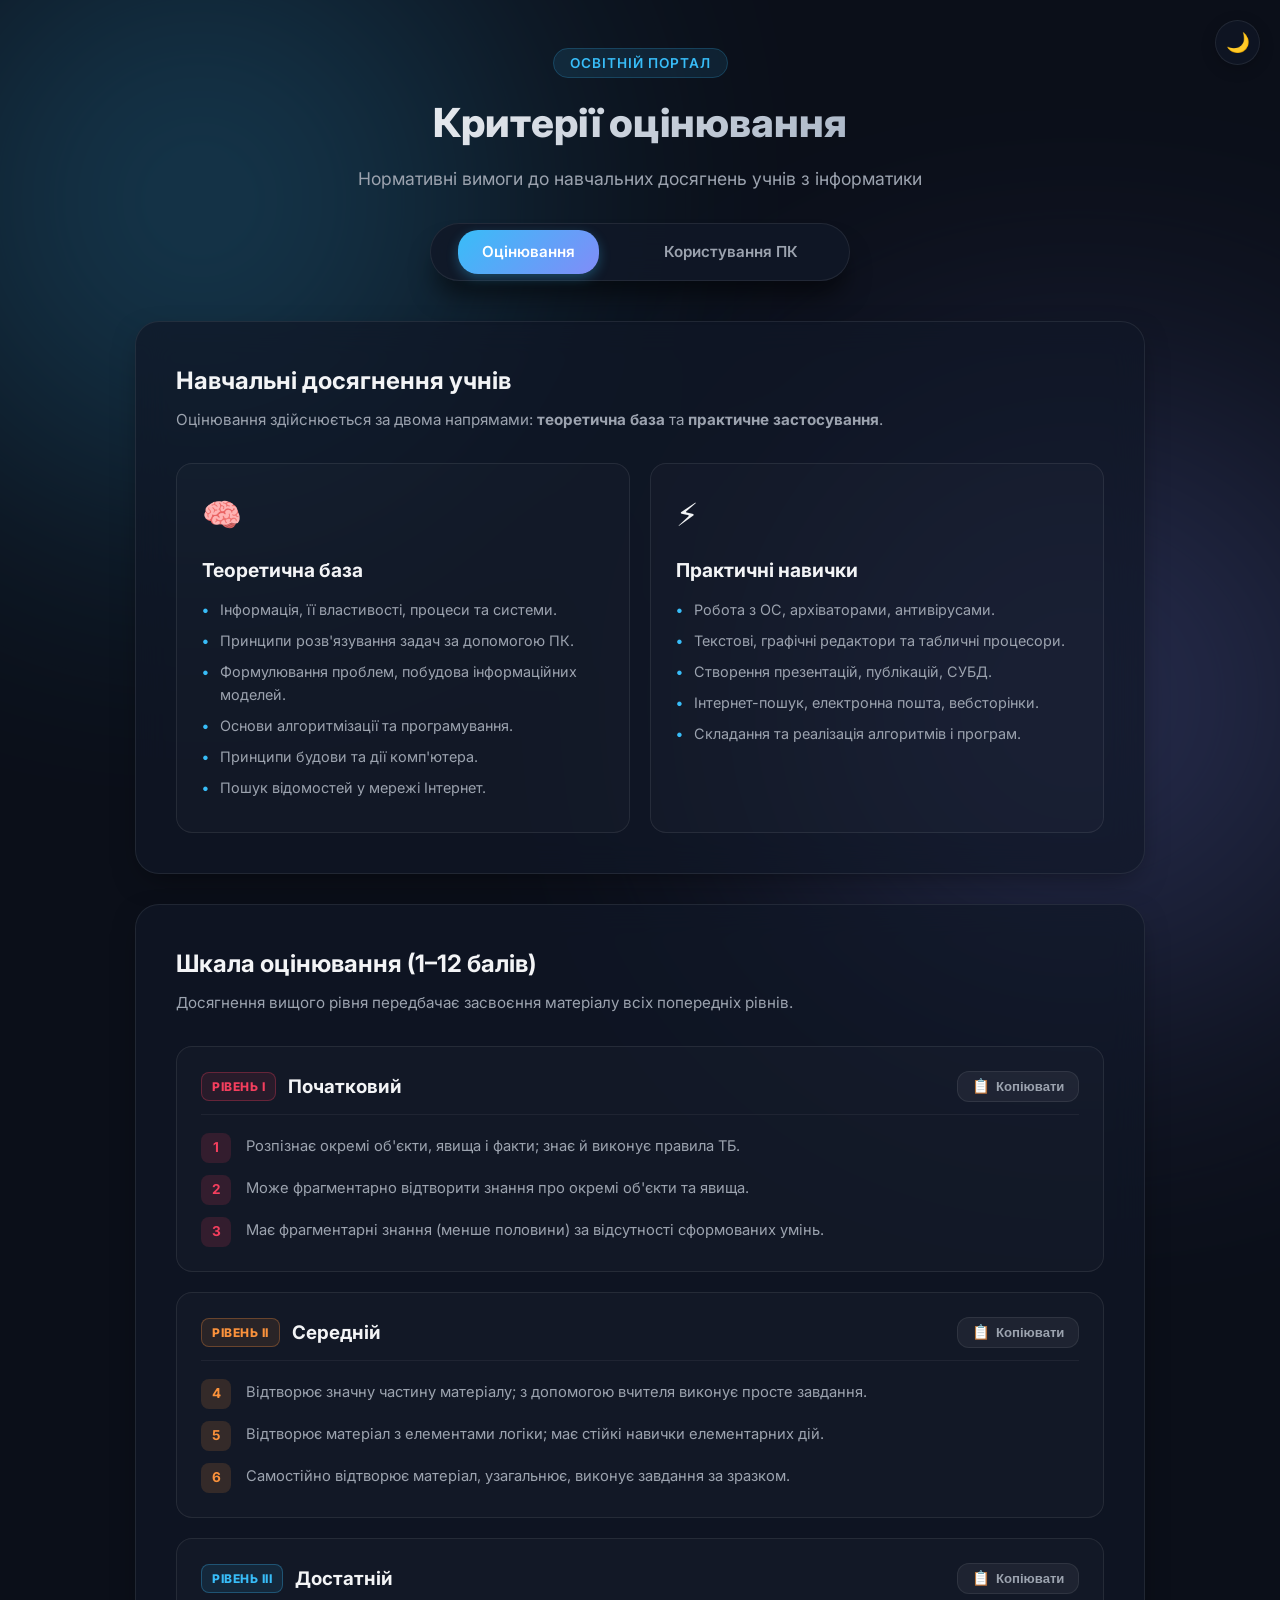
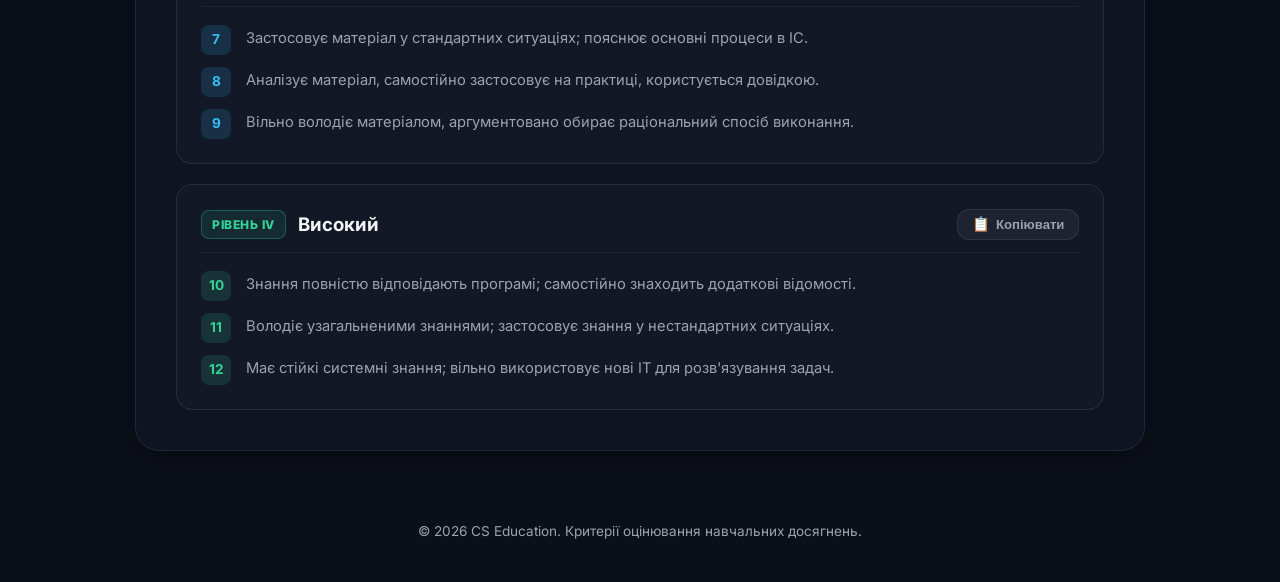
<file: index.html>
<!DOCTYPE html>
<html lang="uk">
<head>
    <meta charset="UTF-8">
    <meta name="viewport" content="width=device-width, initial-scale=1.0">
    <title>Критерії оцінювання — Інформатика</title>
    <link rel="stylesheet" href="style.css">
    <link rel="preconnect" href="https://fonts.googleapis.com">
    <link rel="preconnect" href="https://fonts.gstatic.com" crossorigin>
    <link href="https://fonts.googleapis.com/css2?family=Inter:wght@300;400;600;700;800&display=swap" rel="stylesheet">
</head>
<body>
    <!-- Кнопка перемикання теми у правому верхньому кутку -->
<button id="theme-toggle" class="theme-toggle-btn" title="Змінити тему">
    <span id="theme-icon">🌙</span>
</button>

    <div class="bg-glow bg-glow-1"></div>
    <div class="bg-glow bg-glow-2"></div>

    <header class="hero">
        <span class="tag">Освітній портал</span>
        <h1>Критерії оцінювання</h1>
        <p>Нормативні вимоги до навчальних досягнень учнів з інформатики</p>
    </header>

    <nav class="glass-nav">
        <ul>
            <li><a href="index.html" class="active nav-btn">Оцінювання</a></li>
            <li><a href="computer-rules.html" class="nav-btn">Користування ПК</a></li>
        </ul>
    </nav>

    <main class="container">

        <!-- Об'єкти оцінювання -->
        <section id="achievements" class="glass-card">
            <h2 class="section-title">Навчальні досягнення учнів</h2>
            <p class="section-subtitle">Оцінювання здійснюється за двома напрямами: <strong>теоретична база</strong> та <strong>практичне застосування</strong>.</p>
            
            <div class="cards-grid">
                <div class="info-card js-hover-card">
                    <div class="card-icon">🧠</div>
                    <h3>Теоретична база</h3>
                    <ul>
                        <li>Інформація, її властивості, процеси та системи.</li>
                        <li>Принципи розв'язування задач за допомогою ПК.</li>
                        <li>Формулювання проблем, побудова інформаційних моделей.</li>
                        <li>Основи алгоритмізації та програмування.</li>
                        <li>Принципи будови та дії комп'ютера.</li>
                        <li>Пошук відомостей у мережі Інтернет.</li>
                    </ul>
                </div>

                <div class="info-card js-hover-card">
                    <div class="card-icon">⚡</div>
                    <h3>Практичні навички</h3>
                    <ul>
                        <li>Робота з ОС, архіваторами, антивірусами.</li>
                        <li>Текстові, графічні редактори та табличні процесори.</li>
                        <li>Створення презентацій, публікацій, СУБД.</li>
                        <li>Інтернет-пошук, електронна пошта, вебсторінки.</li>
                        <li>Складання та реалізація алгоритмів і програм.</li>
                    </ul>
                </div>
            </div>
        </section>

        <!-- Зручна інтерактивна шкала оцінювання -->
        <!-- Інтерактивна шкала оцінювання з кнопкою копіювання -->
        <section id="criteria-grid" class="glass-card">
            <h2 class="section-title">Шкала оцінювання (1–12 балів)</h2>
            <p class="section-subtitle">Досягнення вищого рівня передбачає засвоєння матеріалу всіх попередніх рівнів.</p>
            
            <div class="levels-container">
                
                <!-- І. Початковий рівень -->
                <div class="level-card level-1-card js-hover-card">
                    <div class="level-header">
                        <div class="level-title-group">
                            <span class="level-badge border-1">Рівень I</span>
                            <h3>Початковий</h3>
                        </div>
                        <button class="copy-btn nav-btn" title="Копіювати рівень">
                            <span class="copy-icon">📋</span>
                            <span class="copy-text">Копіювати</span>
                        </button>
                    </div>
                    <div class="score-list">
                        <div class="score-item">
                            <span class="badge badge-1">1</span>
                            <p>Розпізнає окремі об'єкти, явища і факти; знає й виконує правила ТБ.</p>
                        </div>
                        <div class="score-item">
                            <span class="badge badge-1">2</span>
                            <p>Може фрагментарно відтворити знання про окремі об'єкти та явища.</p>
                        </div>
                        <div class="score-item">
                            <span class="badge badge-1">3</span>
                            <p>Має фрагментарні знання (менше половини) за відсутності сформованих умінь.</p>
                        </div>
                    </div>
                </div>

                <!-- ІІ. Середній рівень -->
                <div class="level-card level-2-card js-hover-card">
                    <div class="level-header">
                        <div class="level-title-group">
                            <span class="level-badge border-2">Рівень II</span>
                            <h3>Середній</h3>
                        </div>
                        <button class="copy-btn nav-btn" title="Копіювати рівень">
                            <span class="copy-icon">📋</span>
                            <span class="copy-text">Копіювати</span>
                        </button>
                    </div>
                    <div class="score-list">
                        <div class="score-item">
                            <span class="badge badge-2">4</span>
                            <p>Відтворює значну частину матеріалу; з допомогою вчителя виконує просте завдання.</p>
                        </div>
                        <div class="score-item">
                            <span class="badge badge-2">5</span>
                            <p>Відтворює матеріал з елементами логіки; має стійкі навички елементарних дій.</p>
                        </div>
                        <div class="score-item">
                            <span class="badge badge-2">6</span>
                            <p>Самостійно відтворює матеріал, узагальнює, виконує завдання за зразком.</p>
                        </div>
                    </div>
                </div>

                <!-- ІІІ. Достатній рівень -->
                <div class="level-card level-3-card js-hover-card">
                    <div class="level-header">
                        <div class="level-title-group">
                            <span class="level-badge border-3">Рівень III</span>
                            <h3>Достатній</h3>
                        </div>
                        <button class="copy-btn nav-btn" title="Копіювати рівень">
                            <span class="copy-icon">📋</span>
                            <span class="copy-text">Копіювати</span>
                        </button>
                    </div>
                    <div class="score-list">
                        <div class="score-item">
                            <span class="badge badge-3">7</span>
                            <p>Застосовує матеріал у стандартних ситуаціях; пояснює основні процеси в ІС.</p>
                        </div>
                        <div class="score-item">
                            <span class="badge badge-3">8</span>
                            <p>Аналізує матеріал, самостійно застосовує на практиці, користується довідкою.</p>
                        </div>
                        <div class="score-item">
                            <span class="badge badge-3">9</span>
                            <p>Вільно володіє матеріалом, аргументовано обирає раціональний спосіб виконання.</p>
                        </div>
                    </div>
                </div>

                <!-- IV. Високий рівень -->
                <div class="level-card level-4-card js-hover-card">
                    <div class="level-header">
                        <div class="level-title-group">
                            <span class="level-badge border-4">Рівень IV</span>
                            <h3>Високий</h3>
                        </div>
                        <button class="copy-btn nav-btn" title="Копіювати рівень">
                            <span class="copy-icon">📋</span>
                            <span class="copy-text">Копіювати</span>
                        </button>
                    </div>
                    <div class="score-list">
                        <div class="score-item">
                            <span class="badge badge-4">10</span>
                            <p>Знання повністю відповідають програмі; самостійно знаходить додаткові відомості.</p>
                        </div>
                        <div class="score-item">
                            <span class="badge badge-4">11</span>
                            <p>Володіє узагальненими знаннями; застосовує знання у нестандартних ситуаціях.</p>
                        </div>
                        <div class="score-item">
                            <span class="badge badge-4">12</span>
                            <p>Має стійкі системні знання; вільно використовує нові ІТ для розв'язування задач.</p>
                        </div>
                    </div>
                </div>

            </div>
        </section>

    </main>

    <footer>
        <p>&copy; 2026 CS Education. Критерії оцінювання навчальних досягнень.</p>
    </footer>

    <!-- JavaScript для інтерактивності -->
<script>
    document.addEventListener('DOMContentLoaded', () => {
        const themeBtn = document.getElementById('theme-toggle');
        const themeIcon = document.getElementById('theme-icon');

        if (themeBtn && themeIcon) {
            const savedTheme = localStorage.getItem('theme');
            if (savedTheme === 'light') {
                document.body.classList.add('light-theme');
                themeIcon.innerText = '☀️';
            }

            const applyThemeToggle = () => {
                document.body.classList.toggle('light-theme');
                const isLight = document.body.classList.contains('light-theme');
                themeIcon.innerText = isLight ? '☀️' : '🌙';
                localStorage.setItem('theme', isLight ? 'light' : 'dark');
            };

            themeBtn.addEventListener('click', (e) => {
                // Прибираємо фокус з кнопки, щоб уникнути миготіння карток і кнопок
                themeBtn.blur();

                const rect = themeBtn.getBoundingClientRect();
                const x = rect.left + rect.width / 2;
                const y = rect.top + rect.height / 2;

                // Розраховуємо радіус, щоб коло повністю накрило екран
                const endRadius = Math.hypot(
                    Math.max(x, window.innerWidth - x),
                    Math.max(y, window.innerHeight - y)
                );

                if (document.startViewTransition) {
                    const transition = document.startViewTransition(() => {
                        applyThemeToggle();
                    });

                    transition.ready.then(() => {
                        document.documentElement.animate(
                            {
                                clipPath: [
                                    `circle(0px at ${x}px ${y}px)`,
                                    `circle(${endRadius}px at ${x}px ${y}px)`
                                ]
                            },
                            {
                                duration: 1500, // Тривалість анімації (1.5 секунди)
                                easing: 'cubic-bezier(0.4, 0, 0.2, 1)', // М'який та плавний рух
                                pseudoElement: '::view-transition-new(root)'
                            }
                        );
                    });
                } else {
                    applyThemeToggle();
                }
            });
        }

        // Логіка копіювання вмісту рівнів
        const copyButtons = document.querySelectorAll('.copy-btn');
        copyButtons.forEach(btn => {
            btn.addEventListener('click', (e) => {
                e.stopPropagation();
                btn.blur();
                
                const card = btn.closest('.level-card');
                if (!card) return;

                const levelName = card.querySelector('h3')?.innerText || '';
                const levelBadge = card.querySelector('.level-badge')?.innerText || '';
                const items = card.querySelectorAll('.score-item');
                
                let textToCopy = `${levelBadge}: ${levelName}\n`;
                items.forEach(item => {
                    const score = item.querySelector('.badge')?.innerText || '';
                    const text = item.querySelector('p')?.innerText || '';
                    textToCopy += `${score} бал(ів) — ${text}\n`;
                });

                navigator.clipboard.writeText(textToCopy.trim()).then(() => {
                    const iconSpan = btn.querySelector('.copy-icon');
                    const textSpan = btn.querySelector('.copy-text');
                    
                    if (iconSpan) iconSpan.innerText = '✅';
                    if (textSpan) textSpan.innerText = 'Скопійовано!';
                    btn.classList.add('copied');

                    setTimeout(() => {
                        if (iconSpan) iconSpan.innerText = '📋';
                        if (textSpan) textSpan.innerText = 'Копіювати';
                        btn.classList.remove('copied');
                    }, 2000);
                });
            });
        });

        // Анімація для навігаційних кнопок
        const navButtons = document.querySelectorAll('.nav-btn');
        navButtons.forEach(btn => {
            btn.addEventListener('mouseenter', () => {
                btn.style.transform = 'scale(1.12)';
                btn.style.transition = 'transform 0.25s cubic-bezier(0.34, 1.56, 0.64, 1)';
            });
            btn.addEventListener('mouseleave', () => {
                btn.style.transform = 'scale(1)';
            });
        });

        // Анімація для блоків карток
        const hoverCards = document.querySelectorAll('.js-hover-card');
        hoverCards.forEach(card => {
            card.addEventListener('mouseenter', () => {
                card.style.transform = 'translateY(-5px) scale(1.02)';
                card.style.transition = 'all 0.3s cubic-bezier(0.25, 0.8, 0.25, 1)';
            });
            card.addEventListener('mouseleave', () => {
                card.style.transform = 'translateY(0) scale(1)';
            });
        });
    });
</script>

</body>
</html>
</file>
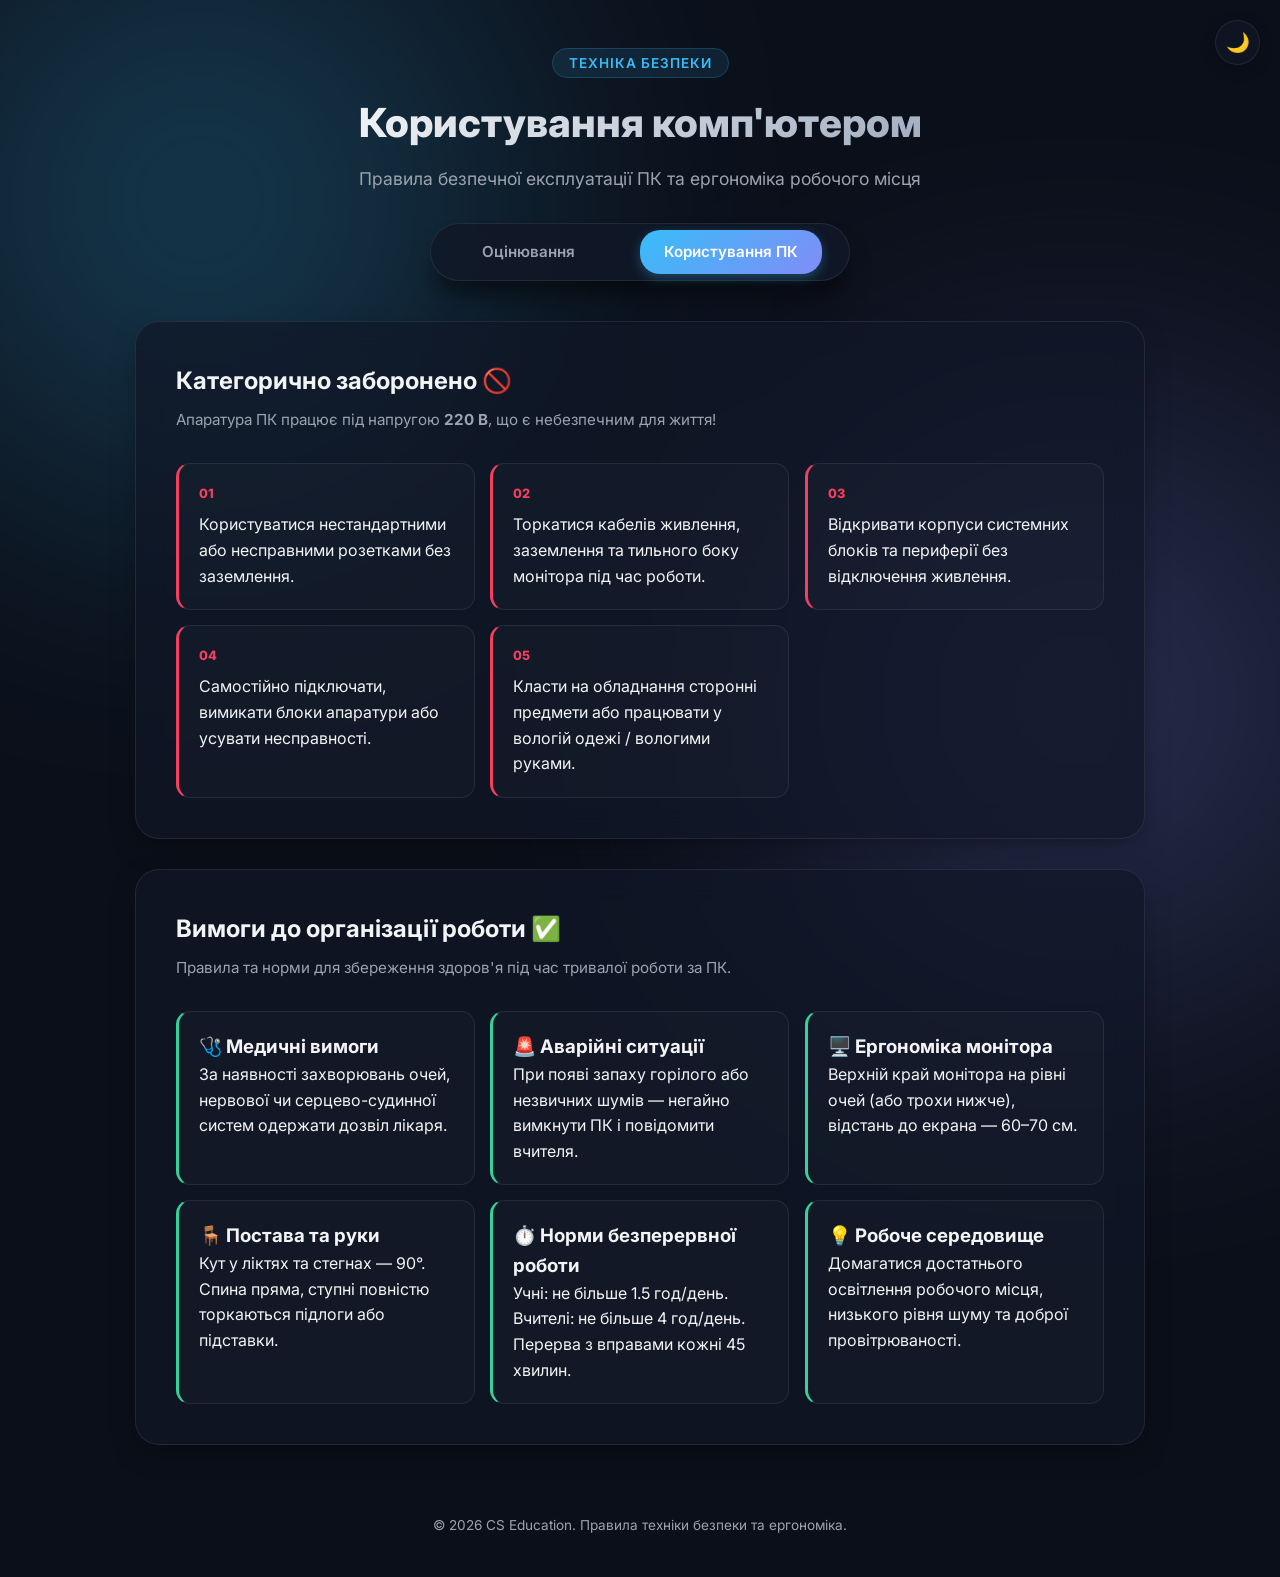
<file: computer-rules.html>
<!DOCTYPE html>
<html lang="uk">
<head>
    <meta charset="UTF-8">
    <meta name="viewport" content="width=device-width, initial-scale=1.0">
    <title>Правила користування ПК — Безпека та Ергономіка</title>
    <link rel="stylesheet" href="style.css">
    <link rel="preconnect" href="https://fonts.googleapis.com">
    <link rel="preconnect" href="https://fonts.gstatic.com" crossorigin>
    <link href="https://fonts.googleapis.com/css2?family=Inter:wght@300;400;600;700;800&display=swap" rel="stylesheet">
</head>
<body>
    <!-- Кнопка перемикання теми у правому верхньому кутку -->
<button id="theme-toggle" class="theme-toggle-btn" title="Змінити тему">
    <span id="theme-icon">🌙</span>
</button>   

    <div class="bg-glow bg-glow-1"></div>
    <div class="bg-glow bg-glow-2"></div>

    <header class="hero">
        <span class="tag">Техніка безпеки</span>
        <h1>Користування комп'ютером</h1>
        <p>Правила безпечної експлуатації ПК та ергономіка робочого місця</p>
    </header>

    <nav class="glass-nav">
        <ul>
            <li><a href="index.html" class="nav-btn">Оцінювання</a></li>
            <li><a href="computer-rules.html" class="active nav-btn">Користування ПК</a></li>
        </ul>
    </nav>

    <main class="container">

        <!-- Заборонені дії -->
        <section id="safety-forbidden" class="glass-card warning-card">
            <h2 class="section-title">Категорично заборонено 🚫</h2>
            <p class="section-subtitle">Апаратура ПК працює під напругою <strong>220 В</strong>, що є небезпечним для життя!</p>
            
            <div class="rules-grid">
                <div class="rule-box forbidden js-hover-card">
                    <span class="rule-num">01</span>
                    <p>Користуватися нестандартними або несправними розетками без заземлення.</p>
                </div>
                <div class="rule-box forbidden js-hover-card">
                    <span class="rule-num">02</span>
                    <p>Торкатися кабелів живлення, заземлення та тильного боку монітора під час роботи.</p>
                </div>
                <div class="rule-box forbidden js-hover-card">
                    <span class="rule-num">03</span>
                    <p>Відкривати корпуси системних блоків та периферії без відключення живлення.</p>
                </div>
                <div class="rule-box forbidden js-hover-card">
                    <span class="rule-num">04</span>
                    <p>Самостійно підключати, вимикати блоки апаратури або усувати несправності.</p>
                </div>
                <div class="rule-box forbidden js-hover-card">
                    <span class="rule-num">05</span>
                    <p>Класти на обладнання сторонні предмети або працювати у вологій одежі / вологими руками.</p>
                </div>
            </div>
        </section>

        <!-- Обов'язкові вимоги та рекомендації -->
        <section id="safety-rules" class="glass-card">
            <h2 class="section-title">Вимоги до організації роботи ✅</h2>
            <p class="section-subtitle">Правила та норми для збереження здоров'я під час тривалої роботи за ПК.</p>
            
            <div class="rules-grid">
                <div class="rule-box allow js-hover-card">
                    <h3>🩺 Медичні вимоги</h3>
                    <p>За наявності захворювань очей, нервової чи серцево-судинної систем одержати дозвіл лікаря.</p>
                </div>
                <div class="rule-box allow js-hover-card">
                    <h3>🚨 Аварійні ситуації</h3>
                    <p>При появі запаху горілого або незвичних шумів — негайно вимкнути ПК і повідомити вчителя.</p>
                </div>
                <div class="rule-box allow js-hover-card">
                    <h3>🖥️ Ергономіка монітора</h3>
                    <p>Верхній край монітора на рівні очей (або трохи нижче), відстань до екрана — 60–70 см.</p>
                </div>
                <div class="rule-box allow js-hover-card">
                    <h3>🪑 Постава та руки</h3>
                    <p>Кут у ліктях та стегнах — 90°. Спина пряма, ступні повністю торкаються підлоги або підставки.</p>
                </div>
                <div class="rule-box allow js-hover-card">
                    <h3>⏱️ Норми безперервної роботи</h3>
                    <p>Учні: не більше 1.5 год/день. Вчителі: не більше 4 год/день. Перерва з вправами кожні 45 хвилин.</p>
                </div>
                <div class="rule-box allow js-hover-card">
                    <h3>💡 Робоче середовище</h3>
                    <p>Домагатися достатнього освітлення робочого місця, низького рівня шуму та доброї провітрюваності.</p>
                </div>
            </div>
        </section>

    </main>

    <footer>
        <p>&copy; 2026 CS Education. Правила техніки безпеки та ергономіка.</p>
    </footer>

    <!-- JavaScript для інтерактивності -->
<script>
    document.addEventListener('DOMContentLoaded', () => {
        const themeBtn = document.getElementById('theme-toggle');
        const themeIcon = document.getElementById('theme-icon');

        if (themeBtn && themeIcon) {
            const savedTheme = localStorage.getItem('theme');
            if (savedTheme === 'light') {
                document.body.classList.add('light-theme');
                themeIcon.innerText = '☀️';
            }

            const applyThemeToggle = () => {
                document.body.classList.toggle('light-theme');
                const isLight = document.body.classList.contains('light-theme');
                themeIcon.innerText = isLight ? '☀️' : '🌙';
                localStorage.setItem('theme', isLight ? 'light' : 'dark');
            };

            themeBtn.addEventListener('click', (e) => {
                // Прибираємо фокус з кнопки, щоб уникнути миготіння карток і кнопок
                themeBtn.blur();

                const rect = themeBtn.getBoundingClientRect();
                const x = rect.left + rect.width / 2;
                const y = rect.top + rect.height / 2;

                // Розраховуємо радіус, щоб коло повністю накрило екран
                const endRadius = Math.hypot(
                    Math.max(x, window.innerWidth - x),
                    Math.max(y, window.innerHeight - y)
                );

                if (document.startViewTransition) {
                    const transition = document.startViewTransition(() => {
                        applyThemeToggle();
                    });

                    transition.ready.then(() => {
                        document.documentElement.animate(
                            {
                                clipPath: [
                                    `circle(0px at ${x}px ${y}px)`,
                                    `circle(${endRadius}px at ${x}px ${y}px)`
                                ]
                            },
                            {
                                duration: 1500, // Тривалість анімації (1.5 секунди)
                                easing: 'cubic-bezier(0.4, 0, 0.2, 1)', // М'який та плавний рух
                                pseudoElement: '::view-transition-new(root)'
                            }
                        );
                    });
                } else {
                    applyThemeToggle();
                }
            });
        }

        // Логіка копіювання вмісту рівнів
        const copyButtons = document.querySelectorAll('.copy-btn');
        copyButtons.forEach(btn => {
            btn.addEventListener('click', (e) => {
                e.stopPropagation();
                btn.blur();
                
                const card = btn.closest('.level-card');
                if (!card) return;

                const levelName = card.querySelector('h3')?.innerText || '';
                const levelBadge = card.querySelector('.level-badge')?.innerText || '';
                const items = card.querySelectorAll('.score-item');
                
                let textToCopy = `${levelBadge}: ${levelName}\n`;
                items.forEach(item => {
                    const score = item.querySelector('.badge')?.innerText || '';
                    const text = item.querySelector('p')?.innerText || '';
                    textToCopy += `${score} бал(ів) — ${text}\n`;
                });

                navigator.clipboard.writeText(textToCopy.trim()).then(() => {
                    const iconSpan = btn.querySelector('.copy-icon');
                    const textSpan = btn.querySelector('.copy-text');
                    
                    if (iconSpan) iconSpan.innerText = '✅';
                    if (textSpan) textSpan.innerText = 'Скопійовано!';
                    btn.classList.add('copied');

                    setTimeout(() => {
                        if (iconSpan) iconSpan.innerText = '📋';
                        if (textSpan) textSpan.innerText = 'Копіювати';
                        btn.classList.remove('copied');
                    }, 2000);
                });
            });
        });

        // Анімація для навігаційних кнопок
        const navButtons = document.querySelectorAll('.nav-btn');
        navButtons.forEach(btn => {
            btn.addEventListener('mouseenter', () => {
                btn.style.transform = 'scale(1.12)';
                btn.style.transition = 'transform 0.25s cubic-bezier(0.34, 1.56, 0.64, 1)';
            });
            btn.addEventListener('mouseleave', () => {
                btn.style.transform = 'scale(1)';
            });
        });

        // Анімація для блоків карток
        const hoverCards = document.querySelectorAll('.js-hover-card');
        hoverCards.forEach(card => {
            card.addEventListener('mouseenter', () => {
                card.style.transform = 'translateY(-5px) scale(1.02)';
                card.style.transition = 'all 0.3s cubic-bezier(0.25, 0.8, 0.25, 1)';
            });
            card.addEventListener('mouseleave', () => {
                card.style.transform = 'translateY(0) scale(1)';
            });
        });
    });
</script>

</body>
</html>
</file>
<file: style.css>
:root {
    --bg-main: #0b0f19;
    --accent-blue: #38bdf8;
    --accent-purple: #818cf8;
    --accent-red: #f43f5e;
    --accent-orange: #fb923c;
    --accent-green: #34d399;
    --text-primary: #f3f4f6;
    --text-secondary: #9ca3af;
    --glass-bg: rgba(17, 24, 39, 0.7);
    --glass-border: rgba(255, 255, 255, 0.08);
}

* {
    box-sizing: border-box;
    margin: 0;
    padding: 0;
}

body {
    font-family: 'Inter', system-ui, -apple-system, sans-serif;
    background-color: var(--bg-main);
    color: var(--text-primary);
    line-height: 1.6;
    overflow-x: hidden;
    position: relative;
    min-height: 100vh;
}

/* Фон */
.bg-glow {
    position: absolute;
    width: 600px;
    height: 600px;
    border-radius: 50%;
    filter: blur(140px);
    z-index: -1;
    opacity: 0.25;
}

.bg-glow-1 { top: -100px; left: -100px; background: var(--accent-blue); }
.bg-glow-2 { top: 400px; right: -100px; background: var(--accent-purple); }

/* Hero Header */
.hero {
    text-align: center;
    padding: 50px 20px 30px;
    max-width: 800px;
    margin: 0 auto;
}

.tag {
    background: rgba(56, 189, 248, 0.1);
    color: var(--accent-blue);
    border: 1px solid rgba(56, 189, 248, 0.2);
    padding: 6px 16px;
    border-radius: 20px;
    font-size: 0.85rem;
    font-weight: 600;
    text-transform: uppercase;
    letter-spacing: 1px;
}

.hero h1 {
    font-size: 2.5rem;
    font-weight: 800;
    margin: 15px 0 10px;
    background: linear-gradient(135deg, #ffffff 0%, #94a3b8 100%);
    -webkit-background-clip: text;
    -webkit-text-fill-color: transparent;
}

.hero p {
    color: var(--text-secondary);
    font-size: 1.1rem;
}

/* Navigation */
.glass-nav {
    position: sticky;
    top: 20px;
    z-index: 100;
    max-width: 420px;
    margin: 0 auto 40px;
    background: rgba(17, 24, 39, 0.85);
    backdrop-filter: blur(12px);
    border: 1px solid var(--glass-border);
    border-radius: 30px;
    padding: 6px;
    box-shadow: 0 20px 25px -5px rgba(0, 0, 0, 0.5);
}

.glass-nav ul {
    display: flex;
    justify-content: space-around;
    list-style: none;
}

.nav-btn {
    display: inline-block;
    color: var(--text-secondary);
    text-decoration: none;
    font-weight: 600;
    font-size: 0.95rem;
    padding: 10px 24px;
    border-radius: 20px;
    will-change: transform;
}

.glass-nav a.active {
    color: #fff;
    background: linear-gradient(135deg, var(--accent-blue), var(--accent-purple));
    box-shadow: 0 4px 12px rgba(56, 189, 248, 0.3);
}

/* Container & Cards */
.container {
    max-width: 1050px;
    margin: 0 auto;
    padding: 0 20px;
}

.glass-card {
    background: var(--glass-bg);
    backdrop-filter: blur(16px);
    border: 1px solid var(--glass-border);
    border-radius: 24px;
    padding: 40px;
    margin-bottom: 30px;
    box-shadow: 0 10px 30px -10px rgba(0, 0, 0, 0.5);
}

.section-title {
    font-size: 1.5rem;
    font-weight: 700;
    margin-bottom: 8px;
}

.section-subtitle {
    color: var(--text-secondary);
    font-size: 0.95rem;
    margin-bottom: 30px;
}

/* Info Cards */
.cards-grid {
    display: grid;
    grid-template-columns: repeat(auto-fit, minmax(300px, 1fr));
    gap: 20px;
}

.info-card {
    background: rgba(255, 255, 255, 0.02);
    border: 1px solid var(--glass-border);
    border-radius: 16px;
    padding: 25px;
    will-change: transform;
}

.card-icon {
    font-size: 2rem;
    margin-bottom: 15px;
}

.info-card h3 {
    font-size: 1.2rem;
    margin-bottom: 12px;
}

.info-card ul {
    list-style: none;
    color: var(--text-secondary);
    font-size: 0.9rem;
}

.info-card li {
    margin-bottom: 8px;
    position: relative;
    padding-left: 18px;
}

.info-card li::before {
    content: "•";
    color: var(--accent-blue);
    position: absolute;
    left: 0;
    font-weight: bold;
}

/* Шкала оцінювання (Нова структура картками) */
.levels-container {
    display: flex;
    flex-direction: column;
    gap: 20px;
}

.level-card {
    background: rgba(255, 255, 255, 0.02);
    border: 1px solid var(--glass-border);
    border-radius: 16px;
    padding: 24px;
    will-change: transform;
}

.level-header {
    display: flex;
    align-items: center;
    gap: 12px;
    margin-bottom: 18px;
    padding-bottom: 12px;
    border-bottom: 1px solid rgba(255, 255, 255, 0.05);
}

.level-badge {
    font-size: 0.75rem;
    font-weight: 800;
    text-transform: uppercase;
    letter-spacing: 0.5px;
    padding: 4px 10px;
    border-radius: 8px;
    border: 1px solid;
}

.border-1 { color: var(--accent-red); border-color: rgba(244, 63, 94, 0.3); background: rgba(244, 63, 94, 0.1); }
.border-2 { color: var(--accent-orange); border-color: rgba(251, 146, 60, 0.3); background: rgba(251, 146, 60, 0.1); }
.border-3 { color: var(--accent-blue); border-color: rgba(56, 189, 248, 0.3); background: rgba(56, 189, 248, 0.1); }
.border-4 { color: var(--accent-green); border-color: rgba(52, 211, 153, 0.3); background: rgba(52, 211, 153, 0.1); }

.score-list {
    display: flex;
    flex-direction: column;
    gap: 12px;
}

.score-item {
    display: flex;
    align-items: flex-start;
    gap: 15px;
}

.score-item p {
    font-size: 0.92rem;
    color: var(--text-secondary);
    margin-top: 2px;
}

.badge {
    display: inline-flex;
    align-items: center;
    justify-content: center;
    min-width: 30px;
    height: 30px;
    border-radius: 8px;
    font-weight: 700;
    font-size: 0.85rem;
    flex-shrink: 0;
}

.badge-1 { background: rgba(244, 63, 94, 0.15); color: var(--accent-red); }
.badge-2 { background: rgba(251, 146, 60, 0.15); color: var(--accent-orange); }
.badge-3 { background: rgba(56, 189, 248, 0.15); color: var(--accent-blue); }
.badge-4 { background: rgba(52, 211, 153, 0.15); color: var(--accent-green); }

/* Правила ПК */
.rules-grid {
    display: grid;
    grid-template-columns: repeat(auto-fit, minmax(240px, 1fr));
    gap: 15px;
}

.rule-box {
    background: rgba(255, 255, 255, 0.02);
    border: 1px solid var(--glass-border);
    border-radius: 14px;
    padding: 20px;
    will-change: transform;
}

.rule-box.forbidden { border-left: 3px solid var(--accent-red); }
.rule-box.allow { border-left: 3px solid var(--accent-green); }

.rule-num {
    font-size: 0.8rem;
    font-weight: 800;
    color: var(--accent-red);
    display: block;
    margin-bottom: 8px;
}

footer {
    text-align: center;
    padding: 40px 20px;
    color: var(--text-secondary);
    font-size: 0.85rem;
}

@media (max-width: 768px) {
    .hero h1 { font-size: 1.8rem; }
    .glass-card { padding: 25px; }
    .glass-nav { width: 90%; }
}

/* Кнопка копіювання та позиціонування шапки рівнів */
.level-header {
    display: flex;
    align-items: center;
    justify-content: space-between;
    gap: 12px;
    margin-bottom: 18px;
    padding-bottom: 12px;
    border-bottom: 1px solid rgba(255, 255, 255, 0.05);
}

.level-title-group {
    display: flex;
    align-items: center;
    gap: 12px;
}

.copy-btn {
    display: inline-flex;
    align-items: center;
    gap: 6px;
    background: rgba(255, 255, 255, 0.05);
    border: 1px solid var(--glass-border);
    color: var(--text-secondary);
    padding: 6px 14px;
    border-radius: 12px;
    font-size: 0.82rem;
    font-weight: 600;
    cursor: pointer;
    transition: all 0.25s ease;
}

.copy-btn:hover {
    color: #fff;
    background: rgba(255, 255, 255, 0.12);
    border-color: rgba(255, 255, 255, 0.2);
}

.copy-btn.copied {
    background: rgba(52, 211, 153, 0.2);
    border-color: rgba(52, 211, 153, 0.4);
    color: var(--accent-green);
}

.copy-icon {
    font-size: 0.9rem;
}

/* Змінні для світлої теми */
body.light-theme {
    --bg-main: #f8fafc;
    --text-primary: #0f172a;
    --text-secondary: #475569;
    --glass-bg: rgba(255, 255, 255, 0.75);
    --glass-border: rgba(0, 0, 0, 0.08);
}

body.light-theme .hero h1 {
    background: linear-gradient(135deg, #0f172a 0%, #475569 100%);
    -webkit-background-clip: text;
    -webkit-text-fill-color: transparent;
}

body.light-theme .glass-nav {
    background: rgba(255, 255, 255, 0.85);
    box-shadow: 0 10px 25px -5px rgba(0, 0, 0, 0.08);
}

body.light-theme .info-card,
body.light-theme .level-card,
body.light-theme .rule-box {
    background: rgba(0, 0, 0, 0.02);
}

body.light-theme .copy-btn {
    background: rgba(0, 0, 0, 0.05);
    color: var(--text-primary);
}

/* Фіксована кнопка перемикача у правому верхньому кутку */
.theme-toggle-btn {
    position: fixed;
    top: 20px;
    right: 20px;
    z-index: 1000;
    width: 45px;
    height: 45px;
    border-radius: 50%;
    background: var(--glass-bg);
    border: 1px solid var(--glass-border);
    backdrop-filter: blur(12px);
    cursor: pointer;
    display: flex;
    align-items: center;
    justify-content: center;
    font-size: 1.2rem;
    box-shadow: 0 4px 15px rgba(0, 0, 0, 0.2);
    transition: all 0.3s ease;
}

.theme-toggle-btn:hover {
    transform: scale(1.1);
}

/* Плавний перехід кольорів для елементів */
body {
    transition: background-color 0.4s ease, color 0.4s ease;
}

/* Анімація радіальної хвилі через View Transitions API */
::view-transition-old(root),
::view-transition-new(root) {
    animation-duration: 0.5s;
    mix-blend-mode: normal;
}

::view-transition-old(root) {
    z-index: 1;
}

::view-transition-new(root) {
    z-index: 9999;
}

.light-theme::view-transition-old(root) {
    z-index: 9999;
}

.light-theme::view-transition-new(root) {
    z-index: 1;
}

/* Налаштування View Transitions для плавного радіального кола */
::view-transition-old(root),
::view-transition-new(root) {
    animation: none;
    mix-blend-mode: normal;
}

::view-transition-old(root) {
    z-index: 1;
}

::view-transition-new(root) {
    z-index: 9999;
}

/* Забезпечуємо плавний колірний перехід елементів */
body {
    transition: background-color 0.4s ease, color 0.4s ease;
}

/* Приховуємо посмикування під час переходу теми */
::view-transition-container(root) {
    animation-duration: 0s;
}

/* Вимикаємо анімацію hover-ефектів для карток у момент перемикання */
html::view-transition-old(root),
html::view-transition-new(root) {
    backface-visibility: hidden;
    transform: none !important;
}
</file>
